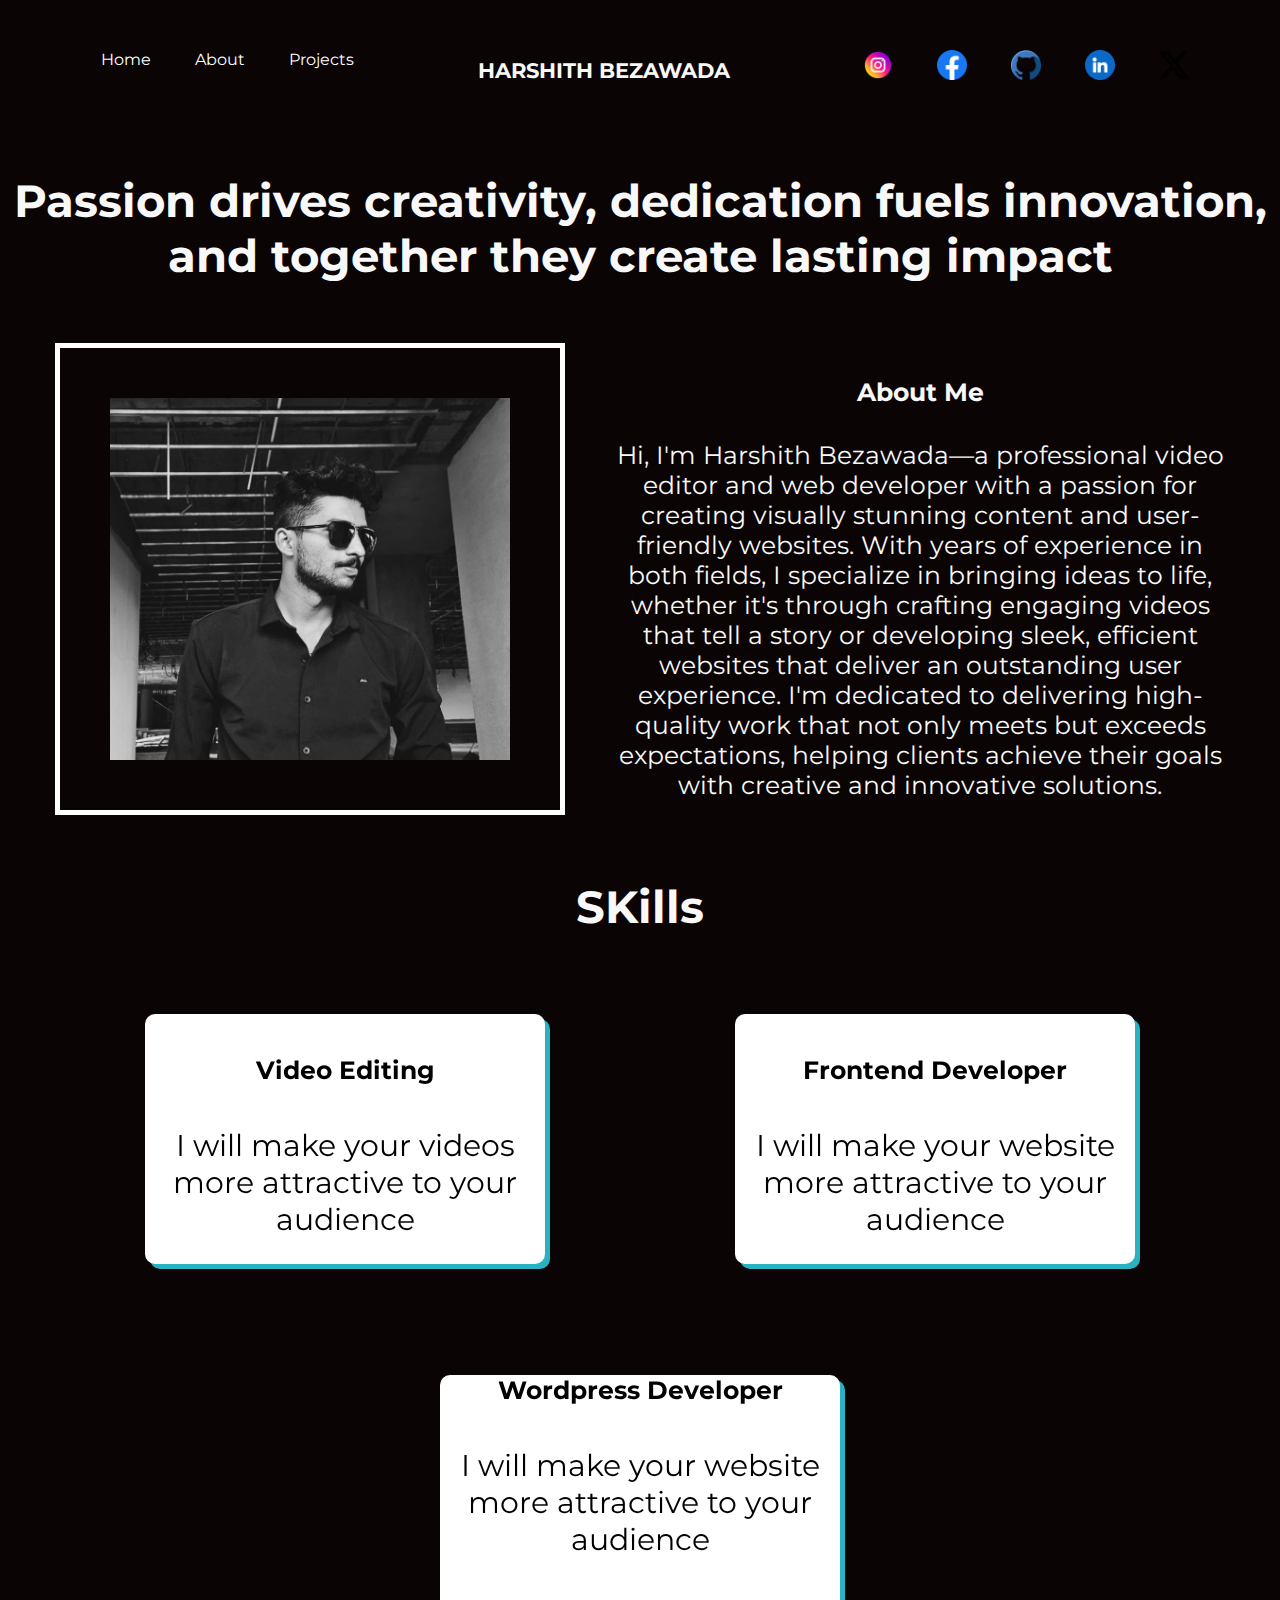
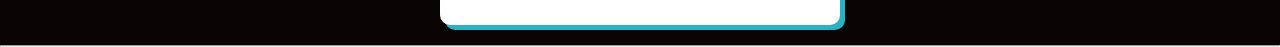
<file: about.html>
<!DOCTYPE html>
<html lang="en">
<head>
    <meta charset="UTF-8">
    <meta name="viewport" content="width=device-width, initial-scale=1.0">
    <title>About</title>
    <link rel="stylesheet" href="about.css">
    <link rel="stylesheet" href="style.css">
    <link rel="preconnect" href="https://fonts.googleapis.com">
    <link rel="preconnect" href="https://fonts.gstatic.com" crossorigin>
    <link href="https://fonts.googleapis.com/css2?family=Montserrat:wght@100..900&display=swap" rel="stylesheet">

</head>
<body>
    <div class="header">
    
        <div class="nav-bar">
            <ul>
                 <a href="index.html"> <li>Home</li></a>
                 <a><li>About</li></a>
                 <a href="projects.html"><li>Projects</li></a>
           </ul>
        </div>
        <div class="name">
                <h3>HARSHITH BEZAWADA </h3>
        </div>
        <div class="social">
            <ul>
                <a><li><img src="instagram.png" alt="insta" </li></a>
                <a><li><img src="facebook.png" alt="facebook" </li></a>
                <a><li><img src="github.png" alt="github" </li></a>
                <a><li><img src="linkedin.png" alt="linkdin" </li></a>
                <a><li><img src="twitter-alt.png" alt="twitter" </li></a>
            </ul>
        </div>
        </div>
        
      <center>
        <h1 id="about-title">Passion drives creativity, dedication fuels innovation, and together they create lasting impact</h1>
        <div class="about-main">
          
              <div class="about-img">
                <img src="my-img.jpg" alt="Harshith bezawada">
              </div>
            
            <div class="about-me">
                <h4> About Me</h4>
                <p8>Hi, I'm Harshith Bezawada—a professional video editor and web developer with a passion for creating visually stunning content and user-friendly websites. With years of experience in both fields, I specialize in bringing ideas to life, whether it's through crafting engaging videos that tell a story or developing sleek, efficient websites that deliver an outstanding user experience. I'm dedicated to delivering high-quality work that not only meets but exceeds expectations, helping clients achieve their goals with creative and innovative solutions.

                </p8>
            </div>
        </div>

        <!-- <div class="video-animations">
            <div class="video-1">discipline</div>
            <div class="video-2"> Conistency</div>
            <div class="video-3"> Motivation</div>
        </div> -->

        <div class="skills">
          <h1>SKills</h1>
          
        </div>
        
      </center>

     <div class="skill-main">
       <div class="skill-section">
        <div class="video-editing"> 
          <h5>Video Editing</h5>
          <p>I will make your videos more attractive to your audience</p>

        </div>
        <div class="Frontend">
          <h5>Frontend Developer</h5> 
          <p>I will make your website more attractive to your audience</p>
          
        </div>
       </div>
        
        <div class="skill2">
      <center>
        <div class="wordpress">
          <h5>Wordpress Developer</h5> 
          <p>I will make your website more attractive to your audience</p>
          
  
        </div>
      </center>
     
        </div>
      </div>
    



      <hr>

      <div class="">
        <div class=""></div>

      </div>




       

</body>
</html>
</file>
<file: about.css>
body{
    margin: 0;
    padding: 0;
    font-family:Montserrat;
    background-color: rgb(10, 4, 4);
    color: rgb(248, 248, 248);
}
.header{
    display: flex;
    justify-content: space-evenly;
    padding-top: 0px;
   
}
.nav-bar{
    justify-content: left;
    text-align: left;
    
}

.nav-bar ul, .social ul{
    display: flex;
    list-style: none;
    padding: 10px;
    margin-left: 10px;
    text-decoration: none;
}
.nav-bar ul li, .social ul li{
        padding: 20px;
        margin-left: 0px;
        color: #fff;
        
        
}
.nav-bar ul a, .social ul a{
    text-decoration: none;
}

.social ul img{
    width: 30px;
    height: auto;
}
.name{
    padding: 35px;
    font-size: large;
    
    /* filter: drop-shadow(10px 10px 10px rgb(200, 53, 30)); */
 
}
</file>
<file: style.css>
body{
    margin: 0;
    padding: 0;
    font-family:Montserrat;
    background-color: rgb(10, 4, 4);
    color: rgb(248, 248, 248);
}
.header{
    display: flex;
    justify-content: space-evenly;
    padding: 2px;
   
}
.header h3{
    padding-bottom: 2px;
}
.header h3:hover{
    transform: scale(1.1);
    color: red;
}
.nav-bar{
    justify-content: left;
    text-align: left;
    
}

.nav-bar ul, .social ul{
    display: flex;
    list-style: none;
    padding: 10px;
    margin-left: 10px;
    text-decoration: none;
}
.nav-bar ul li, .social ul li{
        padding: 22px;
        margin-left: 0px;
        color: #fff;
        
        
}
.nav-bar ul li:hover{
    transform: scale(1.2);
    color: red;
}

/* .social :hover{
    padding-bottom: 5px;
} */
.nav-bar ul a, .social ul a{
    text-decoration: none;
}

.social ul img{
    width: 30px;
    height: auto;
}
.social ul img:hover{
    transform: scale(1.2);
}
.name{
    padding: 35px;
    font-size: large;
    
    /* filter: drop-shadow(10px 10px 10px rgb(200, 53, 30)); */
 
}
.about{
    display: flex;
    justify-content: space-between;
}
.my-image img{
   width: 300px;
   height: inherit;
   margin-bottom: 0px;
   filter: drop-shadow(100px 50px 100px rgb(153, 14, 14));
   padding: 40px;
   padding-bottom: 0px;
   margin-bottom: 0px;
   margin-top: 40px;
  
}
.about-text{
   
    width: 500px;
    height: inherit;
    justify-content: center;
    padding-top: 90px;


}
.animation{
    display: flex;
    flex-direction: column;
    align-items: center;
    padding: 5px;
    padding-bottom: 0px;
}
.gifs{
    text-align: center;
    background-image: url('https://media3.giphy.com/media/S8BdQDfrGYMMwAX1Od/giphy.gif?cid=6c09b952zwbkp2es0cixacbrc0gdyglnmamixsnq7jdiafzc&ep=v1_internal_gif_by_id&rid=giphy.gif&ct=s'); /* Replace with your image */
    background-size: cover;
    background-position: center;
    width: 150px;
    height: 150px;
    
    

}
.gif-2{
    text-align: center;
    background-image: url('coding.gif'); /* Replace with your image */
    background-size: cover;
    background-position: center;
    width: 200px;
    height: 200px;
}
.gif-3{
    text-align: center;
    background-image: url('gif-3.gif'); /* Replace with your image */
    background-size: cover;
    background-position: center;
    width: 250px;
    height: 250px;
}

hr{
    margin: 0px;
    padding: 0px;
}
.footer{
    display: flex;
    justify-content: space-between;
    padding: 60px;
    padding-bottom: 10px;
    padding-top: 10px;
}
.details{
    display: flex;
    justify-content: center;
    padding: 20px;
}
.resume{
    border-radius: 5px;
    margin-right: 30px;
    font-size: large;
    margin-left: 0px;
        padding: 10px 20px;
        font-size: 16px;
        font-weight: bold;
        color: white;
        background-color: transparent;
        border: 2px solid;
        border-image: linear-gradient(45deg, rgb(250, 250, 250), rgb(255, 246, 246), rgb(228, 231, 228), rgb(255, 255, 255), rgb(239, 239, 239), rgb(183, 173, 183), rgb(194, 187, 187)) 1;
        cursor: pointer;
        transition: all 0.5s ease;
        background-clip: padding-box;
        border-radius: 10px;
    }
    
    .resume:hover {
        border-image: linear-gradient(45deg, rgb(172, 17, 17), rgb(168, 27, 38), rgb(182, 14, 45), rgb(141, 8, 32), rgb(141, 5, 48), red, rgb(228, 10, 10)) 1;
        background-color: rgba(0, 0, 0, 0.8);
        color: #fff;
    }
    

.resume .icon-png img {
 width: 10px;
 height: 10px;
 color: red;    

}
.talk{
    background-color: whitesmoke;
    color: black;
    border-radius: 5px;
    font-size: large;
    padding: 10px;
}
.talk:hover{
    color: white;
    background-color: black;
    box-shadow: 2px 2px;
}
/* .hire-me button{
    border-radius: 5px;
    width: 100px;
    height: 50px;
    margin-top: 100px;
    background-color: rgb(0, 0, 0);
    color: rgb(255, 255, 255);
    border: 2px white solid;
}
.hire-me button:hover{
    color: black;
    background-color: white;
    filter: drop-shadow(10px 20px 10px rgb(153, 14, 14));
   
    
} */


 /********* About page********** */

#about-head{
    padding: 50px;
    padding-top: 10px;
    text-align: center;
}
.about-main{
  align-content: center;
 display: flex;
 padding: 30px;
 justify-content: space-around;
 font-family:Montserrat;
}
.about-main img{
    align-items: center;
    width: 400px;
    height: auto;
    border: 5px white solid;
    justify-content: center;
    padding: 10px;

}
.about-img img{
        padding: 50px;
        }
.about-me{

    text-align: center;
    justify-content: center;
    width: 50%;
    height: auto;
    font-size: 25px;
}
.about-me p8{
    text-align: center;
    width: 40%;
}
.about-title h1{
    font-weight: 900;
    font-size: 800px;
    padding: 10px;

}
h1{
    font-size: 45px;
}

.video-animations{
    display: flex;
    justify-content: space-around;
    
}



@keyframes appear{
    from{
        opacity: 0;
        transform: translateX(-400px);
    }
    to {
        opacity: 1;
        transform: translateX(0px);
    }
} 
*{
    animation:alternate;
    animation-timeline: view();
    animation-range: 0 cover 40%;
}











/* Third page - Projects */


.projects{
    width: 700px;
    height: 300px;
    background-color: red;
    box-shadow: 5px 5px rgb(74, 223, 246);
    border-radius: 20px;
   background-image: url(Festava-Live-Template-HTML-CSS-Website-Templates.jpg);
   text-align: center;
   
   background-size: cover;
   background-position: center;
    

}
.projects-2{
    width: 700px;
    height: 300px;
    background-color: red;
    box-shadow: 5px 5px rgb(74, 223, 246);
    border-radius: 20px;
   background-image: url(https://www.apparelentrepreneurship.com/wp-content/uploads/2023/01/How-To-Make-Your-Clothing-Brand-Stand-Out-In-A-Competitive-Market.jpg);
   text-align: center;
   
   background-size: cover;
   background-position: center;
    

}
.projects h4{
    /* background-color: rgb(106, 6, 6); */
    color: #fff;
    display: inline ;
    font-size: 25px;
   
}
.projects-2 h4{
    /* background-color: rgb(106, 6, 6); */
    color: #fff;
    display: inline ;
    font-size: 25px;
   
}

.projects  button{
    background-color: black;
    color: rgb(234, 234, 234);
    font-family: Montserrat;
    padding: 10px;
    border-radius: 10px;
    margin-top: 240px;
    margin-left: 70px;
    font-size: 25px;
}
.projects-2  button{
    background-color: black;
    color: rgb(234, 234, 234);
    font-family: Montserrat;
    padding: 10px;
    border-radius: 10px;
    margin-top: 240px;
    margin-left: 70px;
    font-size: 25px;
}

.projects  button:hover{
    transform: scale(1.1);
    box-shadow: 2px 2px rgb(60, 244, 237);
}
.projects-2  button:hover{
    transform: scale(1.1);
    box-shadow: 2px 2px rgb(60, 244, 237);
}

.video-projects{
    display: flex;
   
    justify-content: space-around  ;
    padding: 70px;
}

.video-1{
        background-color: white;
    width: 390px;
    height: 220px;
    box-shadow: 5px 5px rgb(57, 220, 201);
    border-radius: 5px;
}
.video-2{
    background-color: white;
    width: 39 0px;
    height: 220px;
    box-shadow: 5px 5px rgb(57, 220, 201);
    border-radius: 5px;
}

.skill-section{
    display: flex;
    flex-direction: row;
    justify-content: space-around;
    padding: 50px;
}

.video-editing{
    width: 400px;
    height: 250px;
    background-color: #fff;
    box-shadow: 5px 5px rgb(41, 179, 194);
    border-radius: 10px;
    color: black;
    font-size: 30px;
    text-align: center;   
    transition: transform 0.8s;
    transform-style: preserve-3d; 
}
.Frontend{
    width: 400px;
    height: 250px;
    background-color: white;
    box-shadow: 5px 5px rgb(41, 179, 194);
    border-radius: 10px;
    color: black;
    font-size: 30px;
    text-align: center;  
    transition: transform 0.8s;
    transform-style: preserve-3d;

}
.wordpress{
    width: 400px;
    height: 250px;
    background-color: white;
    box-shadow: 5px 5px rgb(41, 179, 194);
    border-radius: 10px;
    color: black;
    font-size: 30px;
    text-align: center;  
    transition: transform 0.8s;
    transform-style: preserve-3d;
    


}
/* .video-editing button, .Frontend button{
    background-color: white;
    color: black;
} */

.video-editing:hover{
   
    background-image: url(images\ \(14\).jpeg);
    transform: rotateY(180deg);
    background-size: cover;
    background-position: center;
    font-size: 0px;
    background-size: cover;
    background-position: center;
    font-size: 0px;

}
.Frontend:hover{
    transform: rotateY(180deg);
    background-image: url(0_oGTljj4iecJrcjfm.jpg);
    background-size: cover;
    background-position: center;
    font-size: 0px;
    background-size: cover;
    background-position: center;
    font-size: 0px;
}
.wordpress:hover{
    transform: rotateY(180deg);
    background-image: url(wordpress-tutorials.jpg);
    background-size: cover;
    background-position: center;
    font-size: 0px;
    background-size: cover;
    background-position: center;
    font-size: 0px;
}
.skill2{
  justify-content: center;
  padding: 20px;
}
.skill-main{
    display: flex;
    flex-direction: column;
}







/* project page */

.visit button{
    box-shadow: 5px 5px rgb(52, 203, 216);
}


.hr-pro{
    padding: 10px;
   
}
</file>
